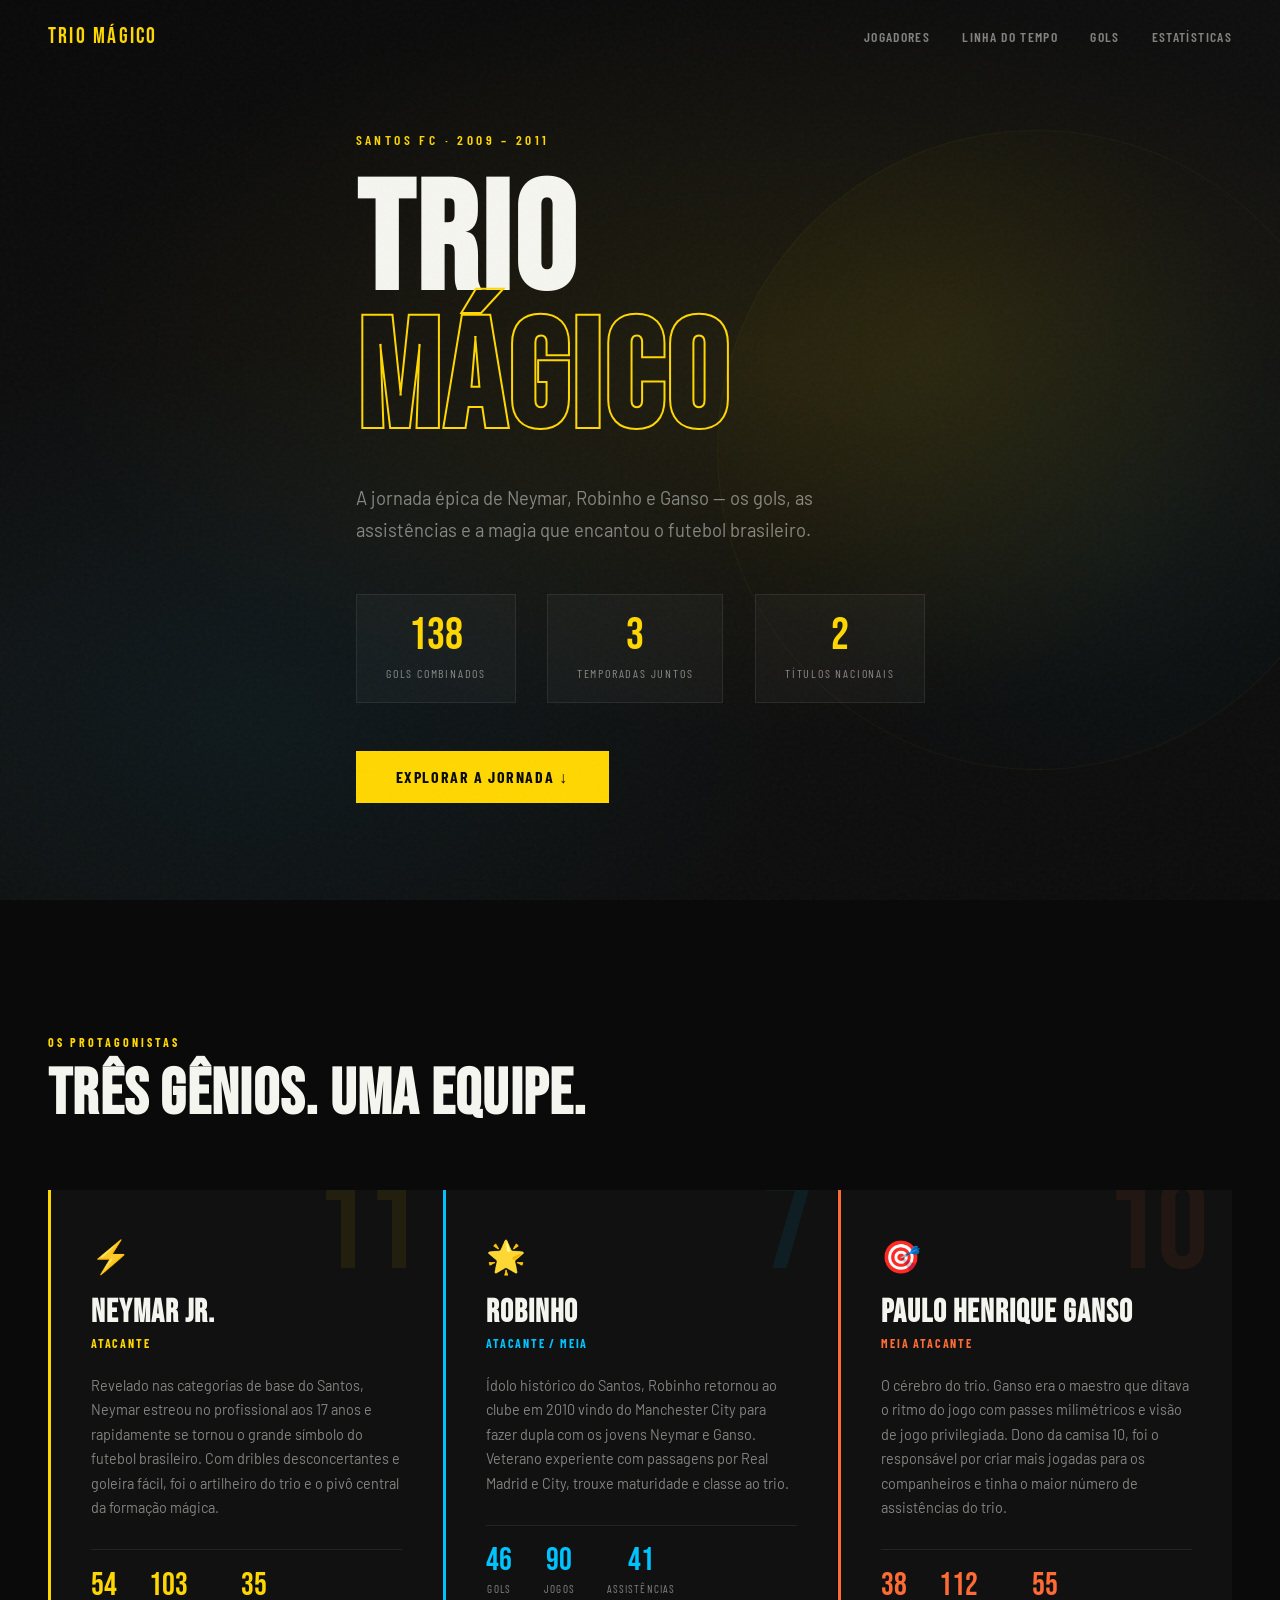
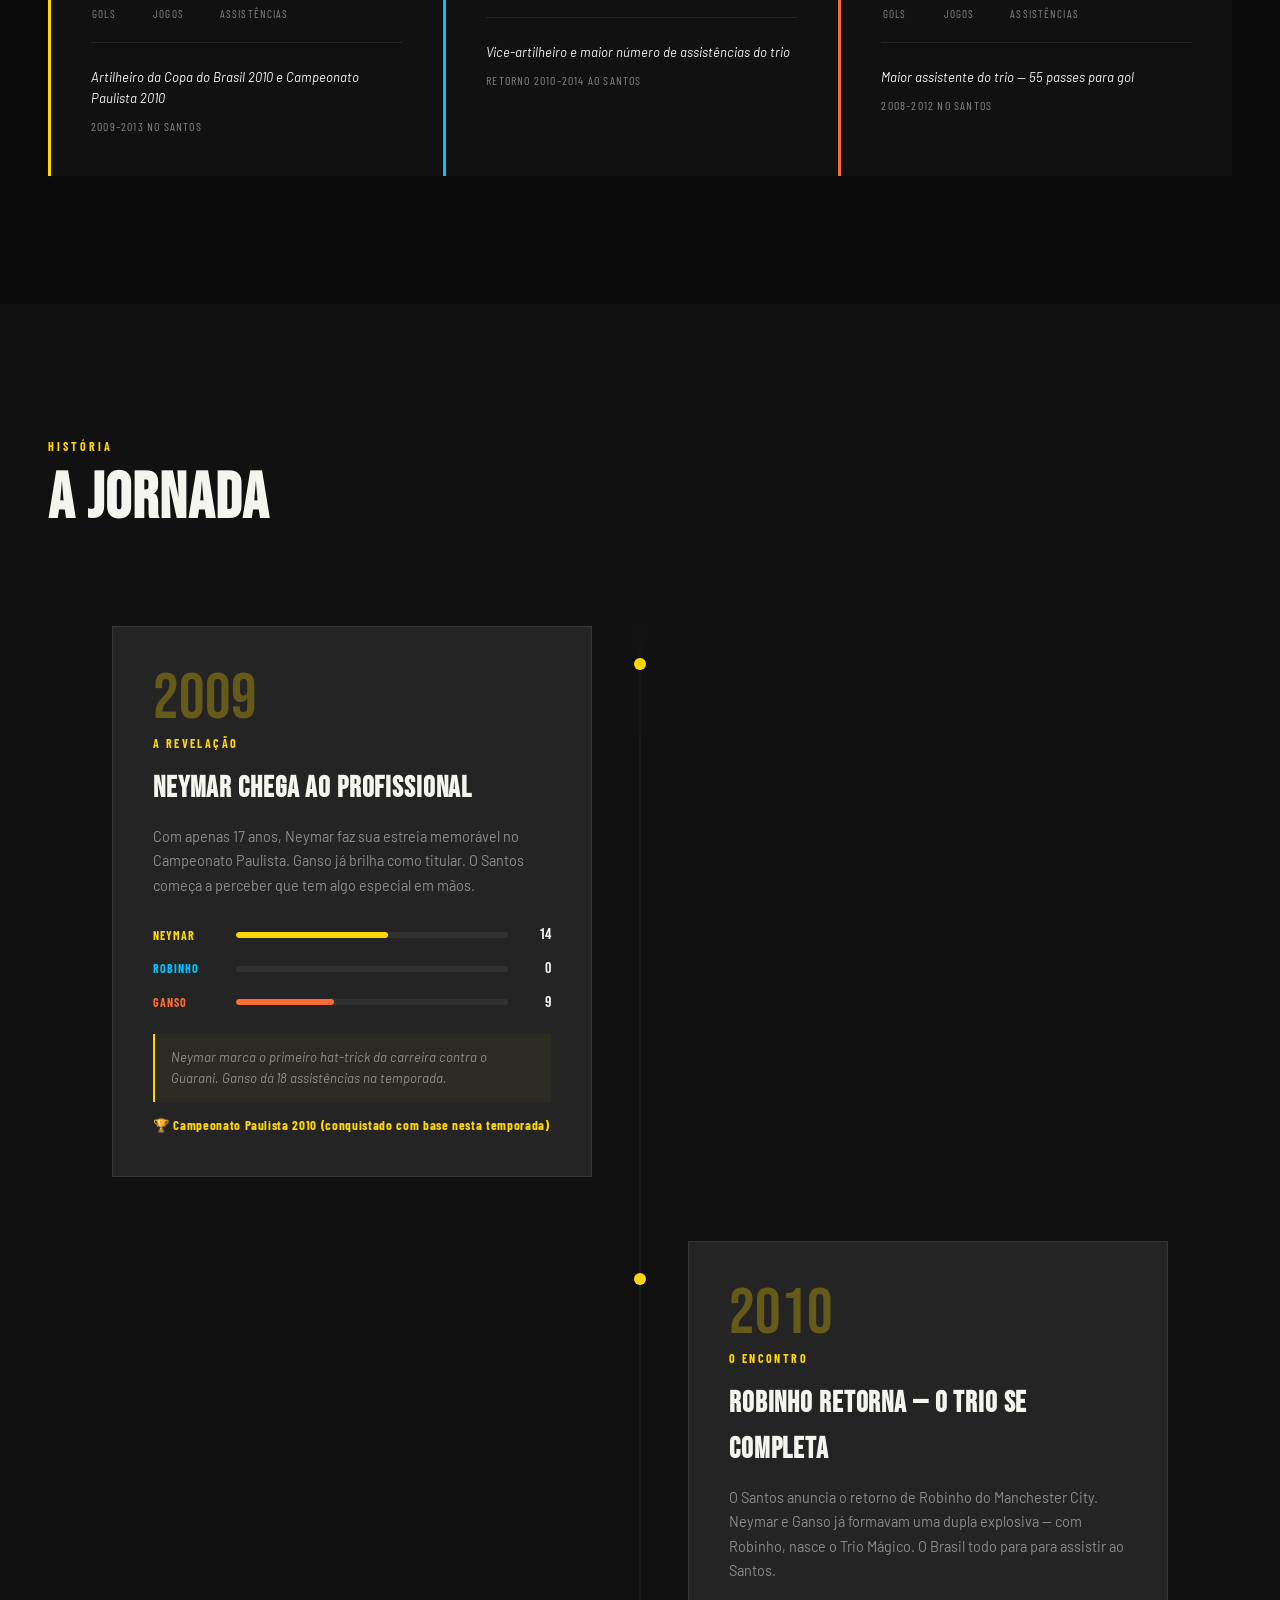
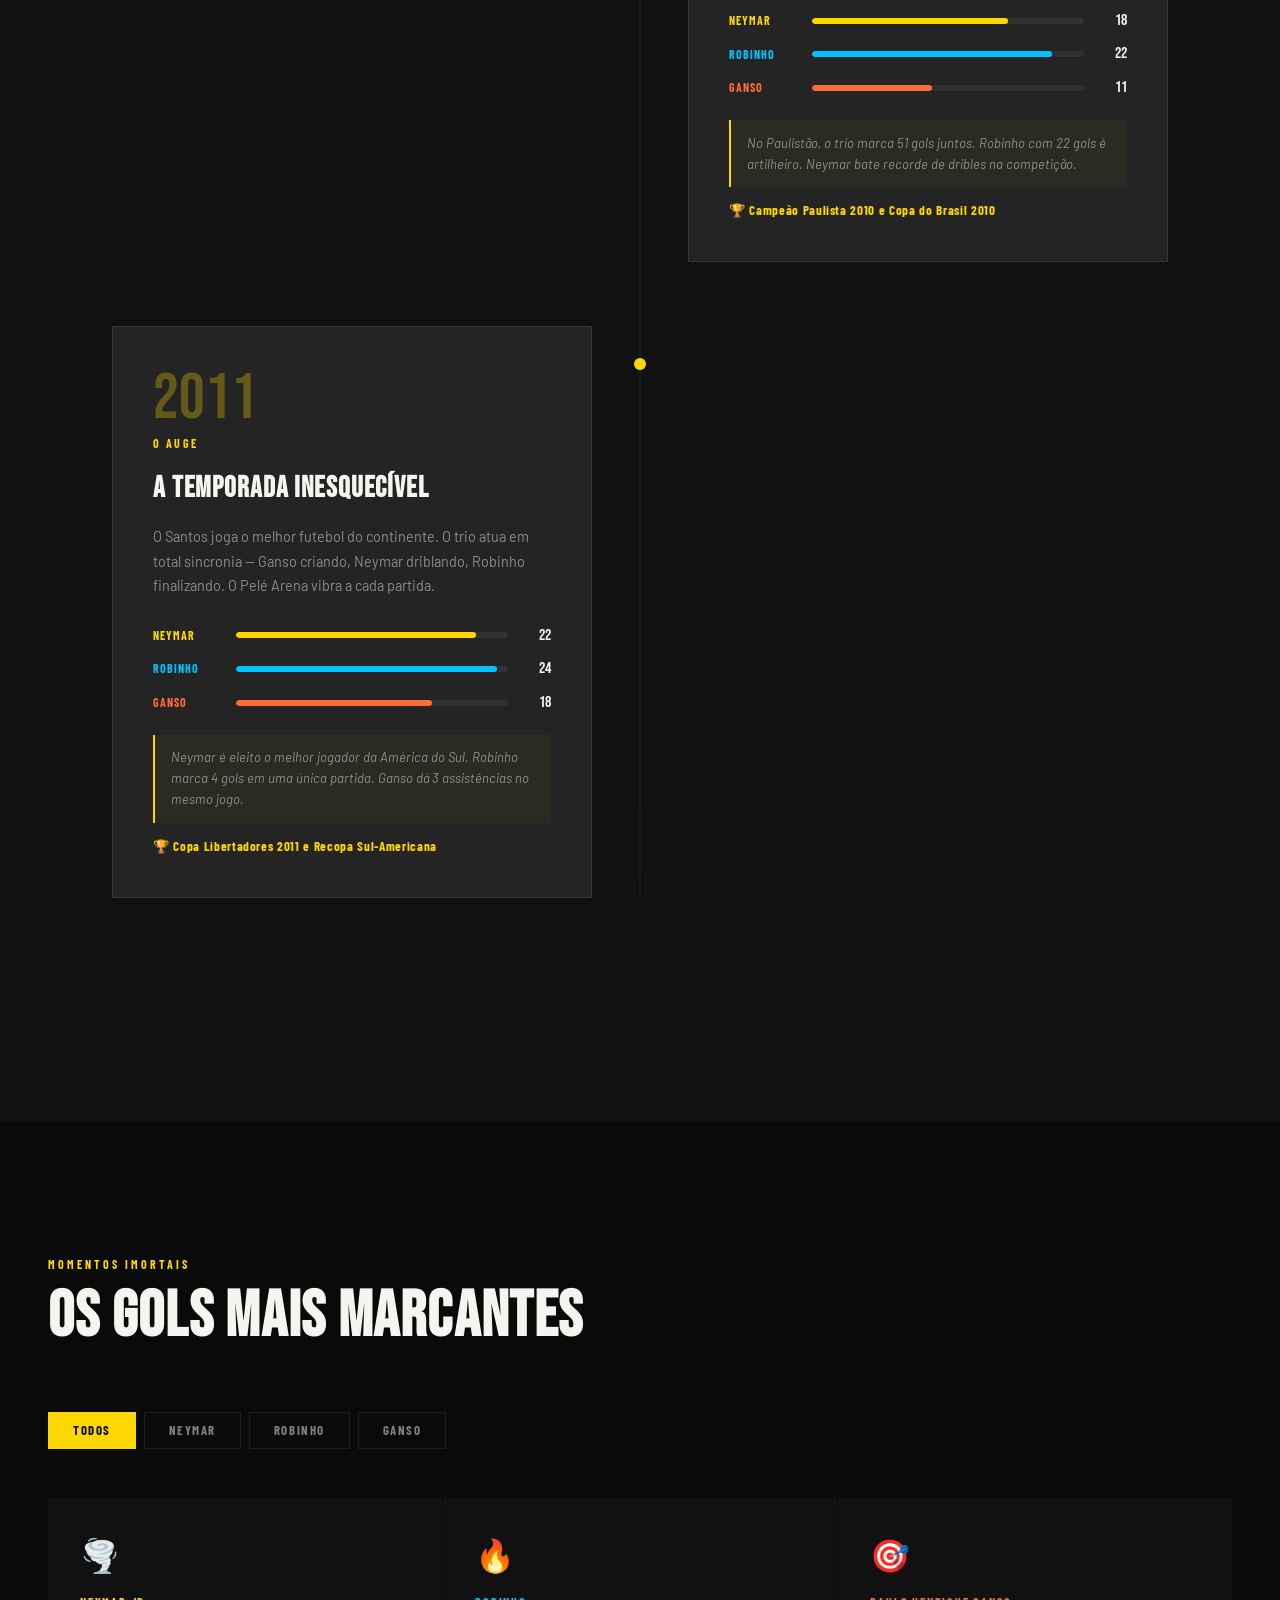
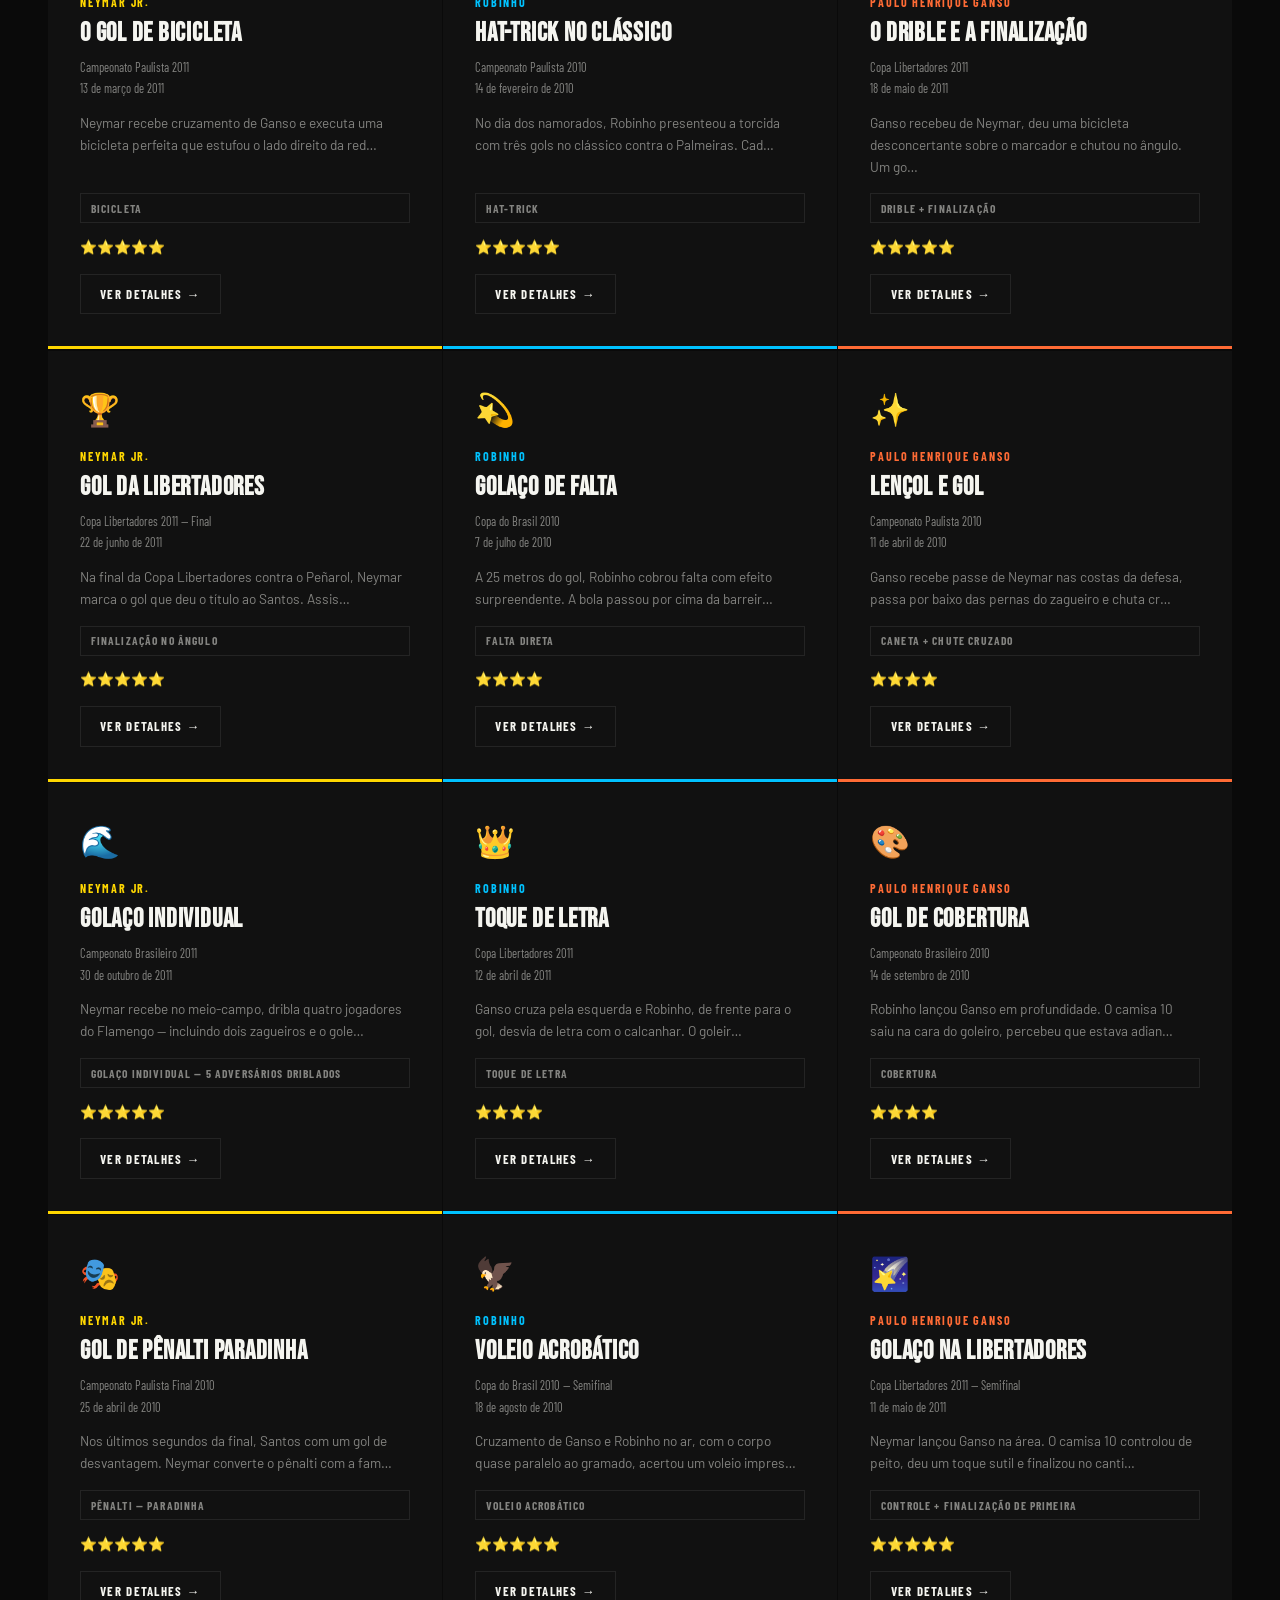
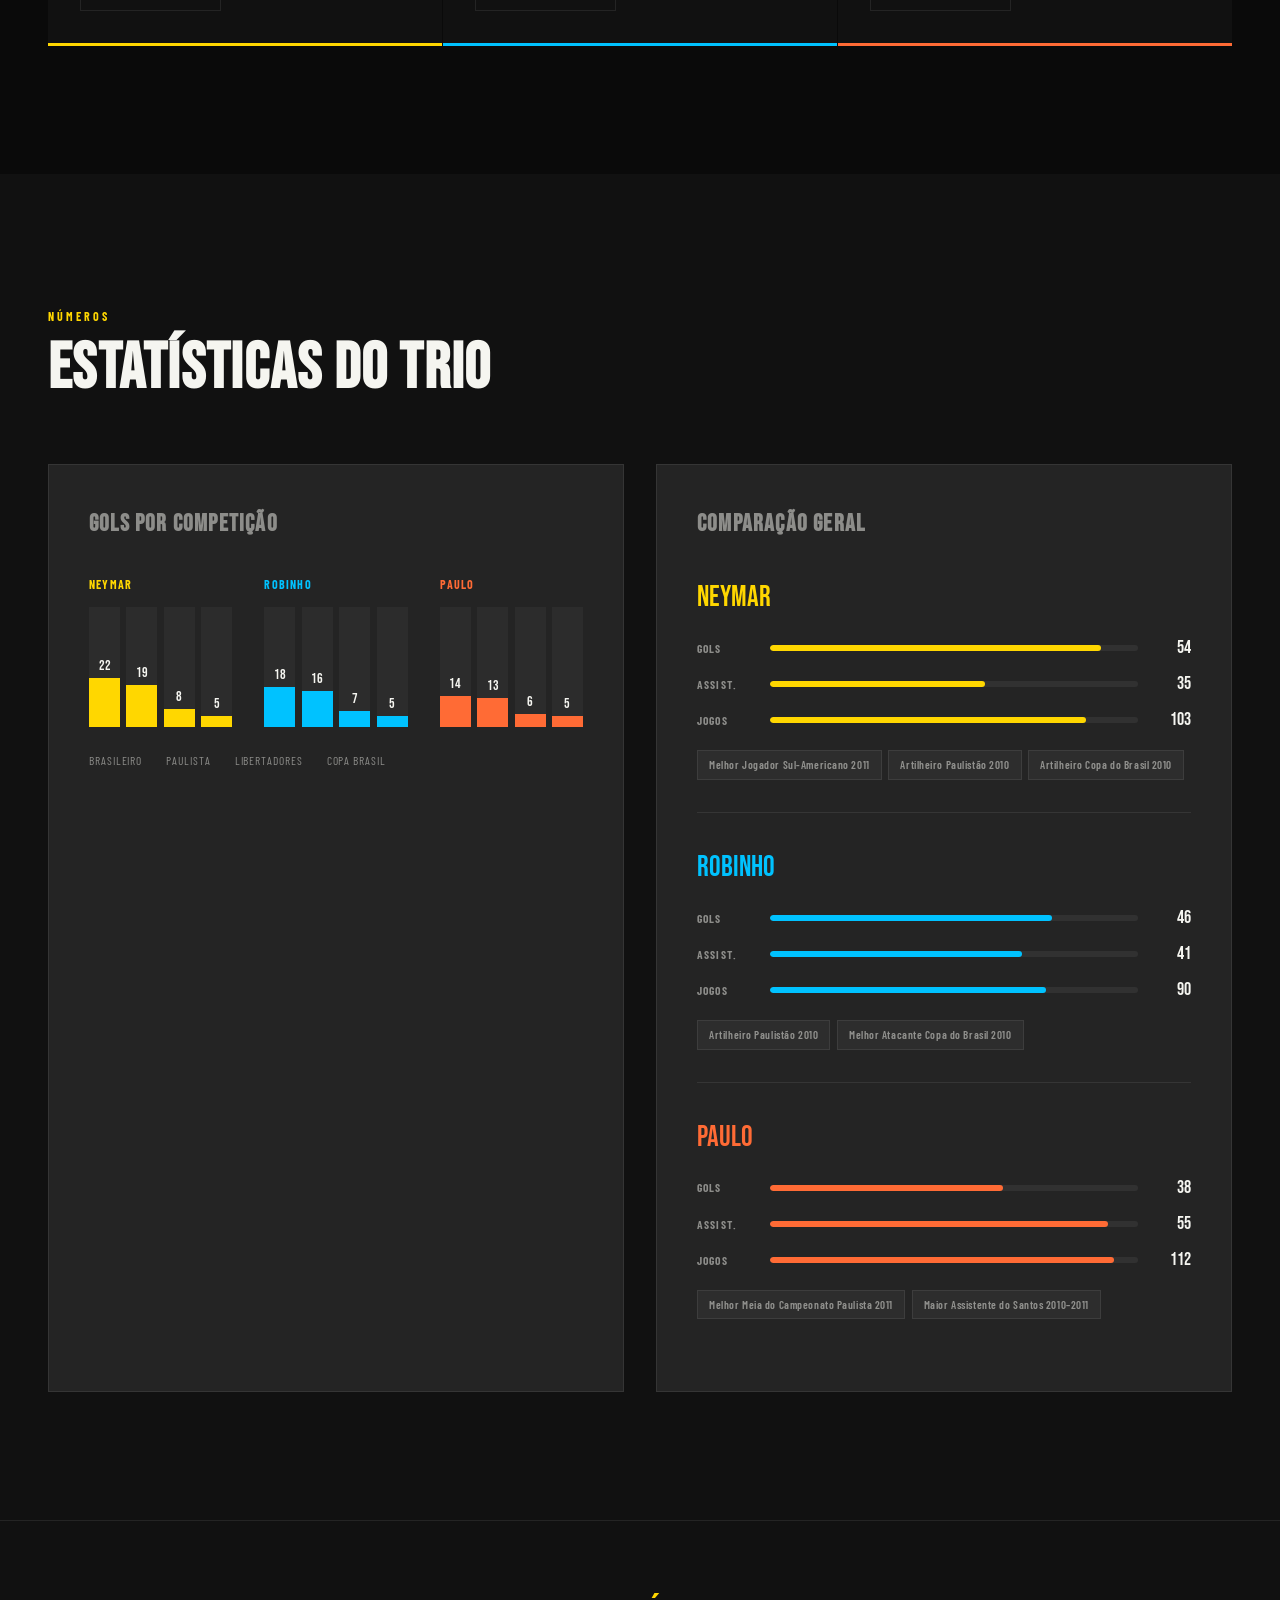
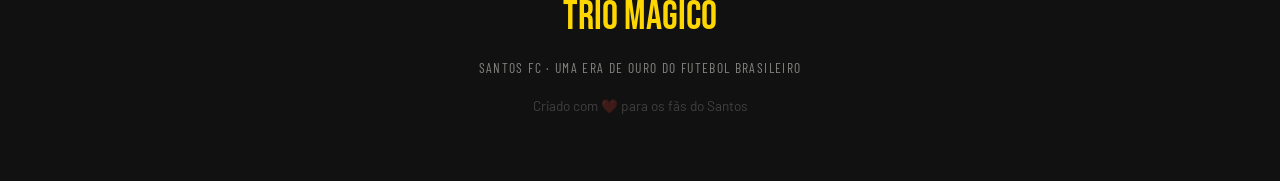
<file: trio-magico/trio-magico/index.html>
<!DOCTYPE html>
<html lang="pt-BR">
<head>
  <meta charset="UTF-8" />
  <meta name="viewport" content="width=device-width, initial-scale=1.0" />
  <title>Trio Mágico — Neymar · Robinho · Ganso</title>
  <link rel="preconnect" href="https://fonts.googleapis.com">
  <link href="https://fonts.googleapis.com/css2?family=Bebas+Neue&family=Barlow+Condensed:wght@300;400;600;700&family=Barlow:ital,wght@0,300;0,400;1,300&display=swap" rel="stylesheet">
  <link rel="stylesheet" href="style.css" />
</head>
<body>

  <!-- HERO -->
  <section class="hero" id="hero">
    <div class="hero__bg"></div>
    <div class="noise"></div>
    <div class="hero__content">
      <p class="hero__eyebrow">Santos FC · 2009 – 2011</p>
      <h1 class="hero__title">
        <span class="title-line">Trio</span>
        <span class="title-line accent">Mágico</span>
      </h1>
      <p class="hero__subtitle">A jornada épica de Neymar, Robinho e Ganso — os gols, as assistências e a magia que encantou o futebol brasileiro.</p>
      <div class="hero__stats" id="heroStats">
        <div class="stat-box" data-target="138">
          <span class="stat-num">0</span>
          <span class="stat-label">Gols Combinados</span>
        </div>
        <div class="stat-box" data-target="3">
          <span class="stat-num">0</span>
          <span class="stat-label">Temporadas Juntos</span>
        </div>
        <div class="stat-box" data-target="2">
          <span class="stat-num">0</span>
          <span class="stat-label">Títulos Nacionais</span>
        </div>
      </div>
      <button class="cta-btn" onclick="scrollToSection('timeline')">Explorar a Jornada ↓</button>
    </div>
    <div class="hero__ball"></div>
  </section>

  <!-- NAV -->
  <nav class="main-nav" id="mainNav">
    <div class="nav-logo">Trio Mágico</div>
    <div class="nav-links">
      <a href="#players">Jogadores</a>
      <a href="#timeline">Linha do Tempo</a>
      <a href="#goals">Gols</a>
      <a href="#stats">Estatísticas</a>
    </div>
  </nav>

  <!-- PLAYERS -->
  <section class="section players-section" id="players">
    <div class="section-header">
      <span class="section-tag">Os Protagonistas</span>
      <h2 class="section-title">Três Gênios. Uma Equipe.</h2>
    </div>
    <div class="players-grid" id="playersGrid"></div>
  </section>

  <!-- TIMELINE -->
  <section class="section timeline-section" id="timeline">
    <div class="section-header">
      <span class="section-tag">História</span>
      <h2 class="section-title">A Jornada</h2>
    </div>
    <div class="timeline" id="timelineContainer"></div>
  </section>

  <!-- GOALS GALLERY -->
  <section class="section goals-section" id="goals">
    <div class="section-header">
      <span class="section-tag">Momentos Imortais</span>
      <h2 class="section-title">Os Gols Mais Marcantes</h2>
    </div>
    <div class="filters" id="filters">
      <button class="filter-btn active" data-filter="all">Todos</button>
      <button class="filter-btn" data-filter="neymar">Neymar</button>
      <button class="filter-btn" data-filter="robinho">Robinho</button>
      <button class="filter-btn" data-filter="ganso">Ganso</button>
    </div>
    <div class="goals-grid" id="goalsGrid"></div>
  </section>

  <!-- STATS -->
  <section class="section stats-section" id="stats">
    <div class="section-header">
      <span class="section-tag">Números</span>
      <h2 class="section-title">Estatísticas do Trio</h2>
    </div>
    <div class="stats-container" id="statsContainer"></div>
  </section>

  <!-- FOOTER -->
  <footer class="footer">
    <div class="footer-content">
      <p class="footer-title">Trio Mágico</p>
      <p class="footer-sub">Santos FC · Uma era de ouro do futebol brasileiro</p>
      <p class="footer-credit">Criado com ❤️ para os fãs do Santos</p>
    </div>
  </footer>

  <div class="goal-modal" id="goalModal">
    <div class="modal-backdrop" id="modalBackdrop"></div>
    <div class="modal-card" id="modalCard">
      <button class="modal-close" id="modalClose">✕</button>
      <div class="modal-content" id="modalContent"></div>
    </div>
  </div>

  <script src="data.js"></script>
  <script src="main.js"></script>
</body>
</html>
</file>
<file: trio-magico/trio-magico/style.css>
/* =============================================
   STYLE.CSS — Trio Mágico Santos FC
   Estilo: Editorial Esportivo — Preto, Branco, Ouro
   ============================================= */

/* ── RESET & VARIABLES ──────────────────────── */
*, *::before, *::after { box-sizing: border-box; margin: 0; padding: 0; }

:root {
  --black: #0a0a0a;
  --dark: #111111;
  --mid: #1c1c1c;
  --surface: #242424;
  --border: rgba(255,255,255,0.08);
  --white: #f5f5f0;
  --muted: rgba(245,245,240,0.5);

  --neymar: #FFD700;
  --robinho: #00C2FF;
  --ganso: #FF6B35;

  --font-display: 'Bebas Neue', sans-serif;
  --font-body: 'Barlow Condensed', sans-serif;
  --font-text: 'Barlow', sans-serif;
}

html { scroll-behavior: smooth; }

body {
  background: var(--black);
  color: var(--white);
  font-family: var(--font-body);
  font-size: 16px;
  line-height: 1.6;
  overflow-x: hidden;
}

/* ── NOISE OVERLAY ──────────────────────────── */
.noise {
  position: fixed;
  inset: 0;
  pointer-events: none;
  z-index: 999;
  opacity: 0.025;
  background-image: url("data:image/svg+xml,%3Csvg viewBox='0 0 256 256' xmlns='http://www.w3.org/2000/svg'%3E%3Cfilter id='n'%3E%3CfeTurbulence type='fractalNoise' baseFrequency='0.9' numOctaves='4' stitchTiles='stitch'/%3E%3C/filter%3E%3Crect width='100%25' height='100%25' filter='url(%23n)'/%3E%3C/svg%3E");
}

/* ── NAV ────────────────────────────────────── */
.main-nav {
  position: fixed;
  top: 0; left: 0; right: 0;
  z-index: 100;
  display: flex;
  align-items: center;
  justify-content: space-between;
  padding: 1.2rem 3rem;
  transition: background 0.3s, backdrop-filter 0.3s;
}
.main-nav.scrolled {
  background: rgba(10,10,10,0.9);
  backdrop-filter: blur(12px);
  border-bottom: 1px solid var(--border);
}
.nav-logo {
  font-family: var(--font-display);
  font-size: 1.4rem;
  letter-spacing: 0.1em;
  color: var(--neymar);
}
.nav-links { display: flex; gap: 2rem; }
.nav-links a {
  color: var(--muted);
  text-decoration: none;
  font-weight: 600;
  font-size: 0.85rem;
  letter-spacing: 0.1em;
  text-transform: uppercase;
  transition: color 0.2s;
}
.nav-links a:hover { color: var(--white); }

/* ── HERO ────────────────────────────────────── */
.hero {
  min-height: 100vh;
  display: flex;
  align-items: center;
  justify-content: center;
  position: relative;
  overflow: hidden;
  padding: 8rem 3rem 6rem;
}

.hero__bg {
  position: absolute;
  inset: 0;
  background:
    radial-gradient(ellipse 80% 60% at 60% 40%, rgba(255,215,0,0.07) 0%, transparent 70%),
    radial-gradient(ellipse 60% 60% at 20% 80%, rgba(0,194,255,0.05) 0%, transparent 70%),
    linear-gradient(160deg, #0a0a0a 0%, #111 50%, #0d0d0d 100%);
}

.hero__ball {
  position: absolute;
  right: -6vw;
  top: 50%;
  transform: translateY(-50%);
  width: 50vw;
  height: 50vw;
  max-width: 700px;
  max-height: 700px;
  border-radius: 50%;
  background:
    radial-gradient(circle at 35% 35%, rgba(255,215,0,0.15), transparent 55%),
    radial-gradient(circle at 65% 65%, rgba(0,194,255,0.08), transparent 55%);
  border: 1px solid rgba(255,215,0,0.1);
  animation: rotate 30s linear infinite;
  opacity: 0.4;
}

@keyframes rotate { to { transform: translateY(-50%) rotate(360deg); } }

.hero__content {
  position: relative;
  z-index: 2;
  max-width: 720px;
}

.hero__eyebrow {
  font-size: 0.85rem;
  font-weight: 600;
  letter-spacing: 0.25em;
  text-transform: uppercase;
  color: var(--neymar);
  margin-bottom: 1.5rem;
  opacity: 0;
  animation: fadeUp 0.8s 0.2s forwards;
}

.hero__title {
  font-family: var(--font-display);
  font-size: clamp(5rem, 12vw, 12rem);
  line-height: 0.9;
  letter-spacing: 0.02em;
  margin-bottom: 2rem;
  overflow: hidden;
}

.title-line {
  display: block;
  opacity: 0;
  transform: translateY(100%);
  animation: slideUp 0.8s cubic-bezier(.16,1,.3,1) forwards;
}
.title-line:nth-child(1) { animation-delay: 0.3s; }
.title-line.accent {
  color: transparent;
  -webkit-text-stroke: 2px var(--neymar);
  animation-delay: 0.45s;
}

.hero__subtitle {
  font-family: var(--font-text);
  font-size: 1.15rem;
  color: var(--muted);
  line-height: 1.7;
  max-width: 520px;
  margin-bottom: 3rem;
  opacity: 0;
  animation: fadeUp 0.8s 0.6s forwards;
}

.hero__stats {
  display: flex;
  gap: 2rem;
  margin-bottom: 3rem;
  opacity: 0;
  animation: fadeUp 0.8s 0.7s forwards;
}

.stat-box {
  display: flex;
  flex-direction: column;
  align-items: center;
  gap: 0.3rem;
  padding: 1.2rem 1.8rem;
  border: 1px solid var(--border);
  background: rgba(255,255,255,0.03);
}

.stat-num {
  font-family: var(--font-display);
  font-size: 2.8rem;
  line-height: 1;
  color: var(--neymar);
}

.stat-label {
  font-size: 0.75rem;
  letter-spacing: 0.15em;
  text-transform: uppercase;
  color: var(--muted);
}

.cta-btn {
  font-family: var(--font-body);
  font-size: 1rem;
  font-weight: 700;
  letter-spacing: 0.1em;
  text-transform: uppercase;
  color: var(--black);
  background: var(--neymar);
  border: none;
  padding: 1rem 2.5rem;
  cursor: pointer;
  transition: background 0.2s, transform 0.2s;
  opacity: 0;
  animation: fadeUp 0.8s 0.9s forwards;
}
.cta-btn:hover { background: #ffe94d; transform: translateY(-2px); }

/* ── SECTIONS ───────────────────────────────── */
.section {
  padding: 8rem 3rem;
  max-width: 1400px;
  margin: 0 auto;
}

.section-header {
  margin-bottom: 4rem;
  opacity: 0;
  transform: translateY(30px);
  transition: opacity 0.7s, transform 0.7s;
}
.section-header.visible { opacity: 1; transform: none; }

.section-tag {
  display: inline-block;
  font-size: 0.75rem;
  font-weight: 700;
  letter-spacing: 0.25em;
  text-transform: uppercase;
  color: var(--neymar);
  margin-bottom: 0.8rem;
}

.section-title {
  font-family: var(--font-display);
  font-size: clamp(2.5rem, 5vw, 5rem);
  line-height: 0.95;
  letter-spacing: 0.02em;
}

/* ── PLAYERS ────────────────────────────────── */
.players-section { background: var(--black); }

.players-grid {
  display: grid;
  grid-template-columns: repeat(3, 1fr);
  gap: 1.5px;
}

.player-card {
  position: relative;
  padding: 2.5rem;
  background: var(--dark);
  border-left: 3px solid var(--accent);
  overflow: hidden;
  cursor: default;
  opacity: 0;
  transform: translateY(40px);
  transition: opacity 0.6s, transform 0.6s, background 0.3s;
}
.player-card.visible { opacity: 1; transform: none; }
.player-card:hover { background: var(--mid); }
.player-card:nth-child(2) { transition-delay: 0.1s; }
.player-card:nth-child(3) { transition-delay: 0.2s; }

.player-card__number {
  position: absolute;
  top: -1.5rem;
  right: 1.5rem;
  font-family: var(--font-display);
  font-size: 8rem;
  color: var(--accent);
  opacity: 0.07;
  line-height: 1;
  pointer-events: none;
}

.player-card__emoji {
  font-size: 2rem;
  margin-bottom: 1rem;
}

.player-card__header {
  margin-bottom: 1.2rem;
}

.player-card__name {
  font-family: var(--font-display);
  font-size: 2rem;
  letter-spacing: 0.03em;
  color: var(--white);
  line-height: 1;
}

.player-card__pos {
  display: inline-block;
  margin-top: 0.3rem;
  font-size: 0.75rem;
  font-weight: 700;
  letter-spacing: 0.15em;
  text-transform: uppercase;
  color: var(--accent);
}

.player-card__desc {
  font-family: var(--font-text);
  font-size: 0.9rem;
  color: var(--muted);
  line-height: 1.7;
  margin-bottom: 1.8rem;
}

.player-card__meta {
  display: flex;
  gap: 2rem;
  margin-bottom: 1.5rem;
  padding: 1.2rem 0;
  border-top: 1px solid var(--border);
  border-bottom: 1px solid var(--border);
}

.player-meta-item {
  display: flex;
  flex-direction: column;
  align-items: center;
}

.meta-val {
  font-family: var(--font-display);
  font-size: 2rem;
  color: var(--accent);
  line-height: 1;
}

.meta-lbl {
  font-size: 0.7rem;
  letter-spacing: 0.1em;
  text-transform: uppercase;
  color: var(--muted);
  margin-top: 0.2rem;
}

.player-card__badge {
  font-family: var(--font-text);
  font-size: 0.82rem;
  font-style: italic;
  color: var(--white);
  margin-bottom: 0.5rem;
}

.player-card__phase {
  font-size: 0.75rem;
  letter-spacing: 0.1em;
  color: var(--muted);
  text-transform: uppercase;
}

/* ── TIMELINE ───────────────────────────────── */
.timeline-section { background: var(--dark); padding: 8rem 3rem; }
.timeline-section .section { max-width: 1400px; margin: 0 auto; padding: 0; }

.timeline {
  position: relative;
  padding: 2rem 0;
}

.timeline::before {
  content: '';
  position: absolute;
  left: 50%;
  top: 0; bottom: 0;
  width: 1px;
  background: linear-gradient(to bottom, transparent, var(--border) 10%, var(--border) 90%, transparent);
  transform: translateX(-50%);
}

.timeline-item {
  display: flex;
  justify-content: flex-end;
  padding-right: calc(50% + 3rem);
  margin-bottom: 4rem;
  position: relative;
  opacity: 0;
  transform: translateX(-40px);
  transition: opacity 0.6s, transform 0.6s;
}
.timeline-item.right {
  justify-content: flex-start;
  padding-right: 0;
  padding-left: calc(50% + 3rem);
  transform: translateX(40px);
}
.timeline-item.visible { opacity: 1; transform: none; }
.timeline-item:nth-child(2) { transition-delay: 0.1s; }
.timeline-item:nth-child(3) { transition-delay: 0.2s; }

.timeline-dot {
  position: absolute;
  left: 50%;
  top: 2rem;
  width: 12px;
  height: 12px;
  background: var(--neymar);
  border-radius: 50%;
  transform: translateX(-50%);
  z-index: 2;
}

.timeline-card {
  background: var(--surface);
  padding: 2.5rem;
  border: 1px solid var(--border);
  max-width: 480px;
  width: 100%;
}

.timeline-year {
  font-family: var(--font-display);
  font-size: 4rem;
  color: var(--neymar);
  opacity: 0.3;
  line-height: 1;
  margin-bottom: 0.2rem;
}

.timeline-season {
  font-size: 0.75rem;
  font-weight: 700;
  letter-spacing: 0.2em;
  text-transform: uppercase;
  color: var(--neymar);
  margin-bottom: 0.8rem;
}

.timeline-title {
  font-family: var(--font-display);
  font-size: 1.8rem;
  letter-spacing: 0.03em;
  margin-bottom: 0.8rem;
}

.timeline-desc {
  font-family: var(--font-text);
  font-size: 0.9rem;
  color: var(--muted);
  line-height: 1.7;
  margin-bottom: 1.5rem;
}

.timeline-goals { margin-bottom: 1.2rem; }

.tg-item {
  display: grid;
  grid-template-columns: 70px 1fr 30px;
  align-items: center;
  gap: 0.8rem;
  margin-bottom: 0.5rem;
}

.tg-name {
  font-size: 0.75rem;
  font-weight: 700;
  letter-spacing: 0.08em;
  text-transform: uppercase;
}

.tg-item.neymar .tg-name { color: var(--neymar); }
.tg-item.robinho .tg-name { color: var(--robinho); }
.tg-item.ganso .tg-name { color: var(--ganso); }

.tg-bar-wrap {
  height: 6px;
  background: rgba(255,255,255,0.06);
  border-radius: 3px;
  overflow: hidden;
}

.tg-bar {
  height: 100%;
  border-radius: 3px;
}
.tg-item.neymar .tg-bar { background: var(--neymar); }
.tg-item.robinho .tg-bar { background: var(--robinho); }
.tg-item.ganso .tg-bar { background: var(--ganso); }

.tg-num {
  font-family: var(--font-display);
  font-size: 1rem;
  color: var(--white);
  text-align: right;
}

.timeline-highlight {
  font-family: var(--font-text);
  font-size: 0.82rem;
  color: var(--muted);
  font-style: italic;
  padding: 0.8rem 1rem;
  border-left: 2px solid var(--neymar);
  background: rgba(255,215,0,0.03);
  margin-bottom: 0.8rem;
}

.timeline-trophy {
  font-size: 0.82rem;
  font-weight: 700;
  color: var(--neymar);
  letter-spacing: 0.05em;
}

/* ── GOALS SECTION ──────────────────────────── */
.goals-section { background: var(--black); }

.filters {
  display: flex;
  gap: 0.5rem;
  margin-bottom: 3rem;
  flex-wrap: wrap;
}

.filter-btn {
  font-family: var(--font-body);
  font-size: 0.8rem;
  font-weight: 700;
  letter-spacing: 0.12em;
  text-transform: uppercase;
  padding: 0.6rem 1.5rem;
  background: transparent;
  border: 1px solid var(--border);
  color: var(--muted);
  cursor: pointer;
  transition: all 0.2s;
}
.filter-btn:hover { color: var(--white); border-color: rgba(255,255,255,0.3); }
.filter-btn.active {
  background: var(--neymar);
  color: var(--black);
  border-color: var(--neymar);
}

.goals-grid {
  display: grid;
  grid-template-columns: repeat(auto-fill, minmax(300px, 1fr));
  gap: 1.5px;
}

.goal-card {
  background: var(--dark);
  padding: 2rem;
  border-bottom: 3px solid transparent;
  cursor: pointer;
  opacity: 0;
  transform: translateY(20px);
  animation: fadeUp 0.5s forwards;
  transition: background 0.2s;
  display: flex;
  flex-direction: column;
}
.goal-card:hover { background: var(--mid); }

.goal-card--neymar { border-color: var(--neymar); }
.goal-card--robinho { border-color: var(--robinho); }
.goal-card--ganso { border-color: var(--ganso); }

.goal-card__badge {
  font-size: 2rem;
  margin-bottom: 0.8rem;
}

.goal-card__player {
  font-size: 0.75rem;
  font-weight: 700;
  letter-spacing: 0.15em;
  text-transform: uppercase;
  margin-bottom: 0.5rem;
}

.goal-card__title {
  font-family: var(--font-display);
  font-size: 1.6rem;
  letter-spacing: 0.03em;
  line-height: 1.1;
  margin-bottom: 0.6rem;
}

.goal-card__meta {
  display: flex;
  flex-direction: column;
  gap: 0.1rem;
  font-size: 0.78rem;
  color: var(--muted);
  margin-bottom: 0.8rem;
}

.goal-card__preview {
  font-family: var(--font-text);
  font-size: 0.85rem;
  color: var(--muted);
  line-height: 1.6;
  flex: 1;
  margin-bottom: 1rem;
}

.goal-card__type {
  display: inline-block;
  font-size: 0.72rem;
  font-weight: 700;
  letter-spacing: 0.1em;
  text-transform: uppercase;
  color: var(--muted);
  padding: 0.3rem 0.6rem;
  border: 1px solid var(--border);
  margin-bottom: 0.8rem;
}

.goal-card__importance {
  font-size: 0.85rem;
  margin-bottom: 1rem;
}

.goal-card__btn {
  font-family: var(--font-body);
  font-size: 0.8rem;
  font-weight: 700;
  letter-spacing: 0.1em;
  text-transform: uppercase;
  background: transparent;
  border: 1px solid var(--border);
  color: var(--white);
  padding: 0.7rem 1.2rem;
  cursor: pointer;
  transition: all 0.2s;
  align-self: flex-start;
}
.goal-card__btn:hover { border-color: var(--neymar); color: var(--neymar); }

/* ── STATS ──────────────────────────────────── */
.stats-section { background: var(--dark); }

.stats-container {
  display: grid;
  grid-template-columns: 1fr 1fr;
  gap: 2rem;
}

.stats-chart-title {
  font-family: var(--font-display);
  font-size: 1.5rem;
  letter-spacing: 0.05em;
  margin-bottom: 2rem;
  color: var(--muted);
}

.stats-chart {
  background: var(--surface);
  padding: 2.5rem;
  border: 1px solid var(--border);
}

.chart-bars {
  display: flex;
  gap: 2rem;
  align-items: flex-end;
  margin-bottom: 1.5rem;
}

.chart-player { flex: 1; }

.chart-player-name {
  font-size: 0.75rem;
  font-weight: 700;
  letter-spacing: 0.1em;
  text-transform: uppercase;
  margin-bottom: 0.8rem;
}

.chart-cols {
  display: flex;
  gap: 0.4rem;
  align-items: flex-end;
  height: 120px;
}

.bar-col { flex: 1; height: 100%; display: flex; align-items: flex-end; }

.bar-outer {
  width: 100%;
  height: 100%;
  display: flex;
  align-items: flex-end;
  background: rgba(255,255,255,0.04);
  position: relative;
}

.bar-inner {
  width: 100%;
  min-height: 4px;
  position: relative;
  transition: height 1s cubic-bezier(.4,0,.2,1);
  display: flex;
  align-items: flex-start;
  justify-content: center;
}

.bar-tooltip {
  position: absolute;
  top: -1.5rem;
  font-family: var(--font-display);
  font-size: 0.9rem;
  color: var(--white);
  white-space: nowrap;
}

.chart-legend {
  display: flex;
  gap: 1.5rem;
  font-size: 0.72rem;
  letter-spacing: 0.08em;
  text-transform: uppercase;
  color: var(--muted);
}

.stats-comparison {
  background: var(--surface);
  padding: 2.5rem;
  border: 1px solid var(--border);
}

.cmp-row {
  margin-bottom: 2rem;
  padding-bottom: 2rem;
  border-bottom: 1px solid var(--border);
}
.cmp-row:last-child { border-bottom: none; margin-bottom: 0; }

.cmp-name {
  font-family: var(--font-display);
  font-size: 1.8rem;
  color: var(--accent);
  margin-bottom: 0.8rem;
}

.cmp-metrics { display: flex; flex-direction: column; gap: 0.5rem; margin-bottom: 1rem; }

.cmp-metric {
  display: grid;
  grid-template-columns: 60px 1fr 40px;
  align-items: center;
  gap: 0.8rem;
}

.cmp-label {
  font-size: 0.72rem;
  font-weight: 700;
  letter-spacing: 0.1em;
  text-transform: uppercase;
  color: var(--muted);
}

.cmp-bar-wrap {
  height: 6px;
  background: rgba(255,255,255,0.06);
  border-radius: 3px;
  overflow: hidden;
}

.cmp-bar {
  height: 100%;
  border-radius: 3px;
  transition: width 1s cubic-bezier(.4,0,.2,1);
}

.cmp-val {
  font-family: var(--font-display);
  font-size: 1.1rem;
  color: var(--white);
  text-align: right;
}

.cmp-awards {
  display: flex;
  flex-wrap: wrap;
  gap: 0.4rem;
}

.award-tag {
  font-size: 0.7rem;
  font-weight: 600;
  padding: 0.3rem 0.7rem;
  background: rgba(255,255,255,0.04);
  border: 1px solid var(--border);
  color: var(--muted);
  letter-spacing: 0.05em;
}

/* ── MODAL ──────────────────────────────────── */
.goal-modal {
  position: fixed;
  inset: 0;
  z-index: 200;
  display: flex;
  align-items: center;
  justify-content: center;
  padding: 2rem;
  pointer-events: none;
  opacity: 0;
  transition: opacity 0.3s;
}
.goal-modal.open { pointer-events: all; opacity: 1; }

.modal-backdrop {
  position: absolute;
  inset: 0;
  background: rgba(0,0,0,0.85);
  backdrop-filter: blur(8px);
}

.modal-card {
  position: relative;
  z-index: 1;
  background: var(--surface);
  border: 1px solid var(--border);
  padding: 3rem;
  max-width: 560px;
  width: 100%;
  max-height: 90vh;
  overflow-y: auto;
  transform: translateY(20px) scale(0.97);
  transition: transform 0.3s cubic-bezier(.16,1,.3,1);
}
.goal-modal.open .modal-card { transform: none; }

.modal-close {
  position: absolute;
  top: 1.2rem; right: 1.2rem;
  background: transparent;
  border: 1px solid var(--border);
  color: var(--muted);
  width: 2rem; height: 2rem;
  cursor: pointer;
  font-size: 0.8rem;
  transition: all 0.2s;
}
.modal-close:hover { color: var(--white); border-color: rgba(255,255,255,0.4); }

.modal-emoji { font-size: 3rem; margin-bottom: 1rem; }
.modal-player {
  font-size: 0.75rem;
  font-weight: 700;
  letter-spacing: 0.2em;
  text-transform: uppercase;
  margin-bottom: 0.5rem;
}
.modal-title {
  font-family: var(--font-display);
  font-size: 2.5rem;
  letter-spacing: 0.03em;
  margin-bottom: 1.5rem;
}

.modal-grid {
  display: grid;
  grid-template-columns: 1fr 1fr;
  gap: 1rem;
  margin-bottom: 1.5rem;
}

.modal-info { display: flex; flex-direction: column; gap: 0.2rem; }
.mi-label {
  font-size: 0.7rem;
  font-weight: 700;
  letter-spacing: 0.15em;
  text-transform: uppercase;
  color: var(--muted);
}
.mi-val {
  font-size: 0.9rem;
  color: var(--white);
}

.modal-desc {
  font-family: var(--font-text);
  font-size: 0.95rem;
  color: rgba(245,245,240,0.75);
  line-height: 1.75;
  margin-bottom: 1.2rem;
}

.modal-stars { font-size: 1.2rem; }

/* ── FOOTER ─────────────────────────────────── */
.footer {
  background: var(--dark);
  border-top: 1px solid var(--border);
  padding: 4rem 3rem;
  text-align: center;
}

.footer-title {
  font-family: var(--font-display);
  font-size: 2.5rem;
  color: var(--neymar);
  margin-bottom: 0.5rem;
}
.footer-sub {
  font-size: 0.85rem;
  color: var(--muted);
  letter-spacing: 0.1em;
  text-transform: uppercase;
  margin-bottom: 1rem;
}
.footer-credit {
  font-family: var(--font-text);
  font-size: 0.85rem;
  color: rgba(255,255,255,0.2);
}

/* ── ANIMATIONS ─────────────────────────────── */
@keyframes fadeUp {
  from { opacity: 0; transform: translateY(20px); }
  to   { opacity: 1; transform: none; }
}
@keyframes slideUp {
  from { opacity: 0; transform: translateY(100%); }
  to   { opacity: 1; transform: none; }
}

/* ── RESPONSIVE ─────────────────────────────── */
@media (max-width: 1024px) {
  .players-grid { grid-template-columns: 1fr 1fr; }
  .stats-container { grid-template-columns: 1fr; }
  .timeline::before { left: 1.5rem; }
  .timeline-item, .timeline-item.right {
    justify-content: flex-start;
    padding-left: 4rem;
    padding-right: 0;
    transform: translateX(-20px);
  }
  .timeline-dot { left: 1.5rem; }
}

@media (max-width: 768px) {
  .main-nav { padding: 1rem 1.5rem; }
  .nav-links { display: none; }
  .hero { padding: 7rem 1.5rem 4rem; }
  .hero__stats { flex-wrap: wrap; gap: 1rem; }
  .section { padding: 5rem 1.5rem; }
  .players-grid { grid-template-columns: 1fr; gap: 1px; }
  .goals-grid { grid-template-columns: 1fr; }
  .modal-grid { grid-template-columns: 1fr; }
  .chart-bars { gap: 1rem; }
}
</file>
